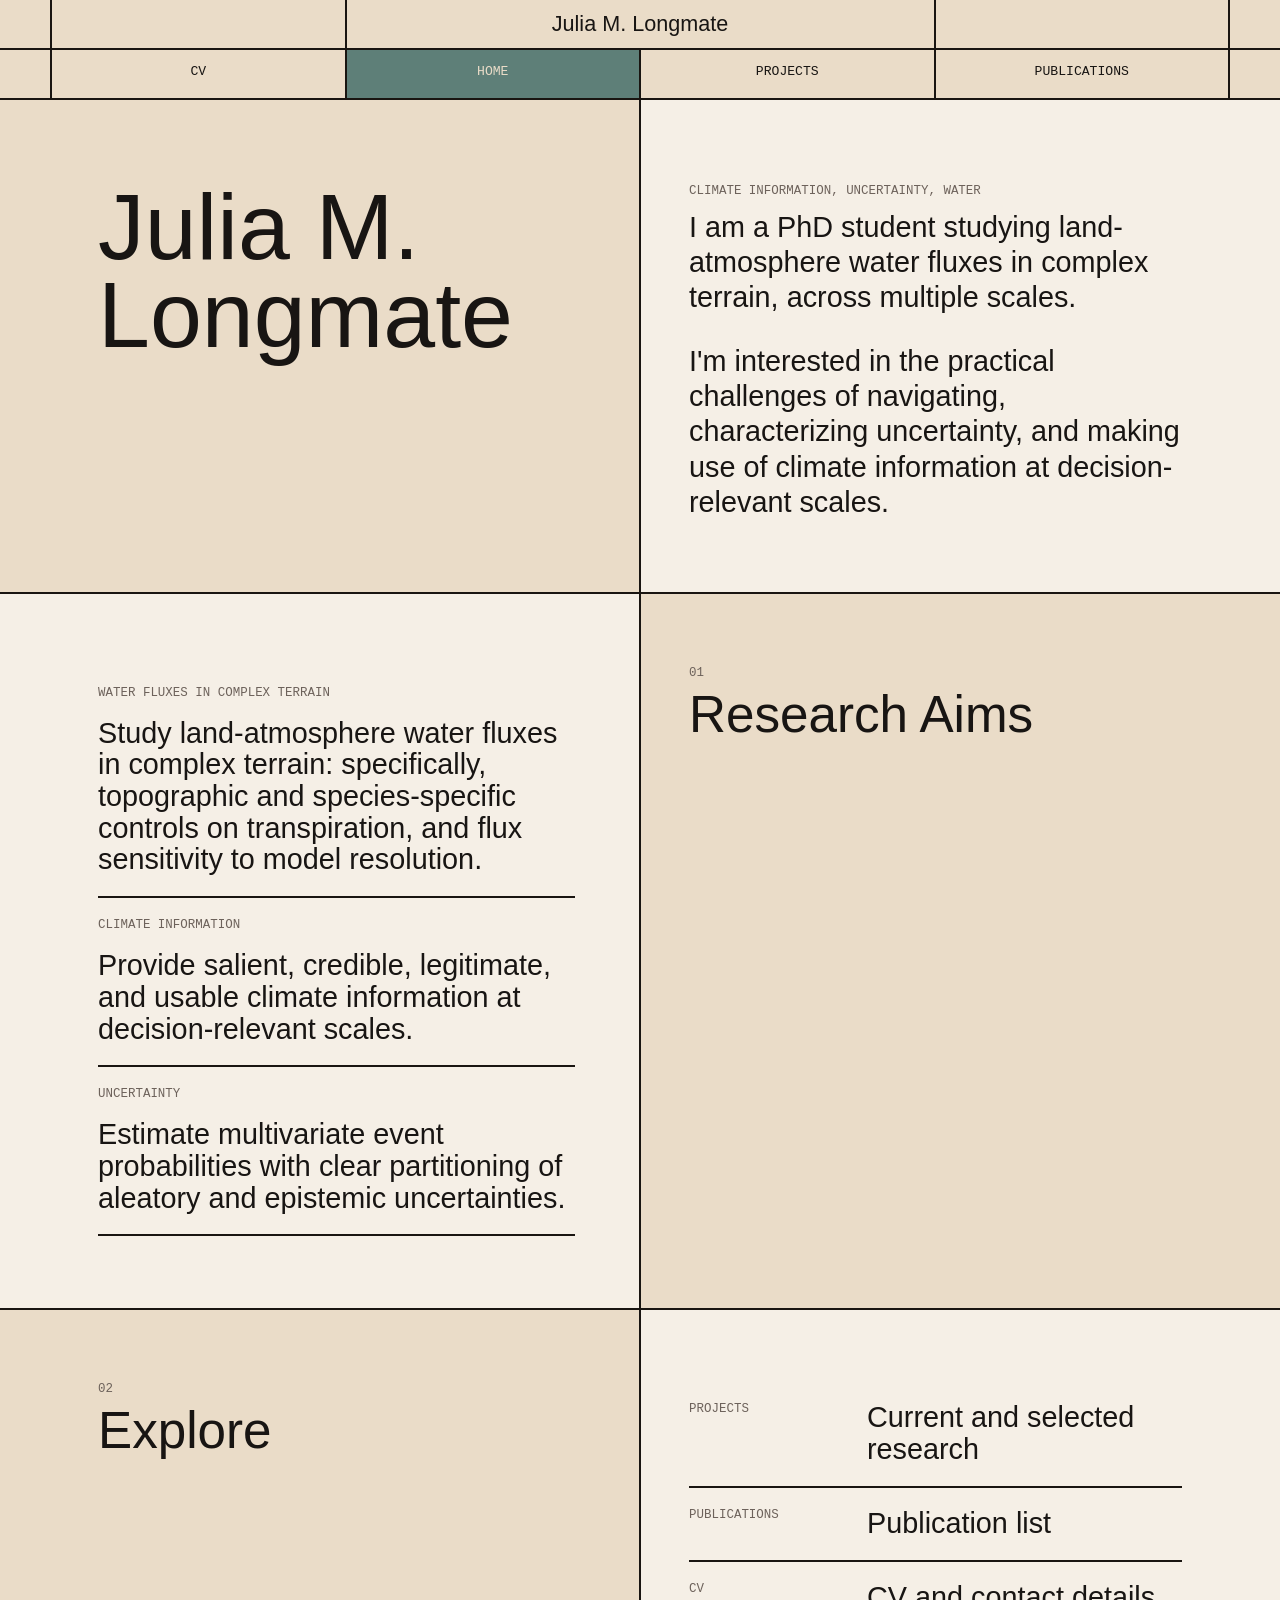
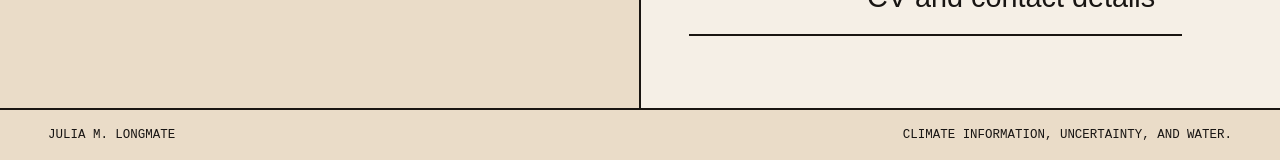
<file: index.html>
<!DOCTYPE html>
<html lang="en-US">
  <head>
    <meta charset="UTF-8">
    <meta name="viewport" content="width=device-width, initial-scale=1.0">
    <title>Julia M. Longmate</title>
    <link rel="stylesheet" href="styles.css">
  </head>
  <body>
    <header class="site-header">
      <div class="site-title-row">
        <div class="site-title-block" aria-hidden="true"></div>
        <a class="site-title" href="index.html">Julia M. Longmate</a>
        <div class="site-title-block" aria-hidden="true"></div>
      </div>
      <nav class="site-nav" aria-label="Primary navigation">
        <a class="nav-cv" href="cv.html">CV</a>
        <a class="nav-home" href="index.html" aria-current="page">Home</a>
        <a class="nav-projects" href="projects.html">Projects</a>
        <a class="nav-publications" href="publications.html">Publications</a>
      </nav>
    </header>

    <main>
      <section class="hero home-split home-hero section-block">
        <div class="home-title">
          <h1>Julia M. Longmate</h1>
        </div>
        <div class="home-divider" aria-hidden="true"></div>
        <div class="home-copy">
          <p class="eyebrow">Climate information, uncertainty, water</p>
          <div class="hero-copy">
            <p>
            I am a PhD student studying land-atmosphere water fluxes in complex terrain, across multiple scales. 
            </p>
            <p>
            I'm interested in the practical challenges of navigating, characterizing uncertainty, and making use of climate information at decision-relevant scales.
            </p>
          </div>
        </div>
      </section>

      <section class="home-split home-interests section-block" aria-labelledby="interests-heading">
        <div class="home-copy interest-grid">
          <article class="interest-card">
            <span>Water fluxes in Complex Terrain</span>
            <p>Study land-atmosphere water fluxes in complex terrain: specifically, topographic and species-specific controls on transpiration, and flux sensitivity to model resolution.</p>
          </article>
          <article class="interest-card">
            <span>Climate Information</span>
            <p>Provide salient, credible, legitimate, and usable climate information at decision-relevant scales.</p>
          </article>
          <article class="interest-card">
            <span>Uncertainty</span>
            <p>Estimate multivariate event probabilities with clear partitioning of aleatory and epistemic uncertainties.</p>
          </article>
        </div>
        <div class="home-divider" aria-hidden="true"></div>
        <div class="home-title">
          <p class="section-number">01</p>
          <h2 id="interests-heading">Research Aims</h2>
        </div>
      </section>

      <section class="home-split home-explore section-block" aria-labelledby="explore-heading">
        <div class="home-title">
          <p class="section-number">02</p>
          <h2 id="explore-heading">Explore</h2>
        </div>
        <div class="home-divider" aria-hidden="true"></div>
        <div class="home-copy feature-links">
          <a href="projects.html">
            <span>Projects</span>
            <strong>Current and selected research</strong>
          </a>
          <a href="publications.html">
            <span>Publications</span>
            <strong>Publication list</strong>
          </a>
          <a href="cv.html">
            <span>CV</span>
            <strong>CV and contact details</strong>
          </a>
        </div>
      </section>
    </main>

    <footer class="site-footer">
      <p>Julia M. Longmate</p>
      <p>Climate information, uncertainty, and water.</p>
    </footer>
  </body>
</html>
</file>
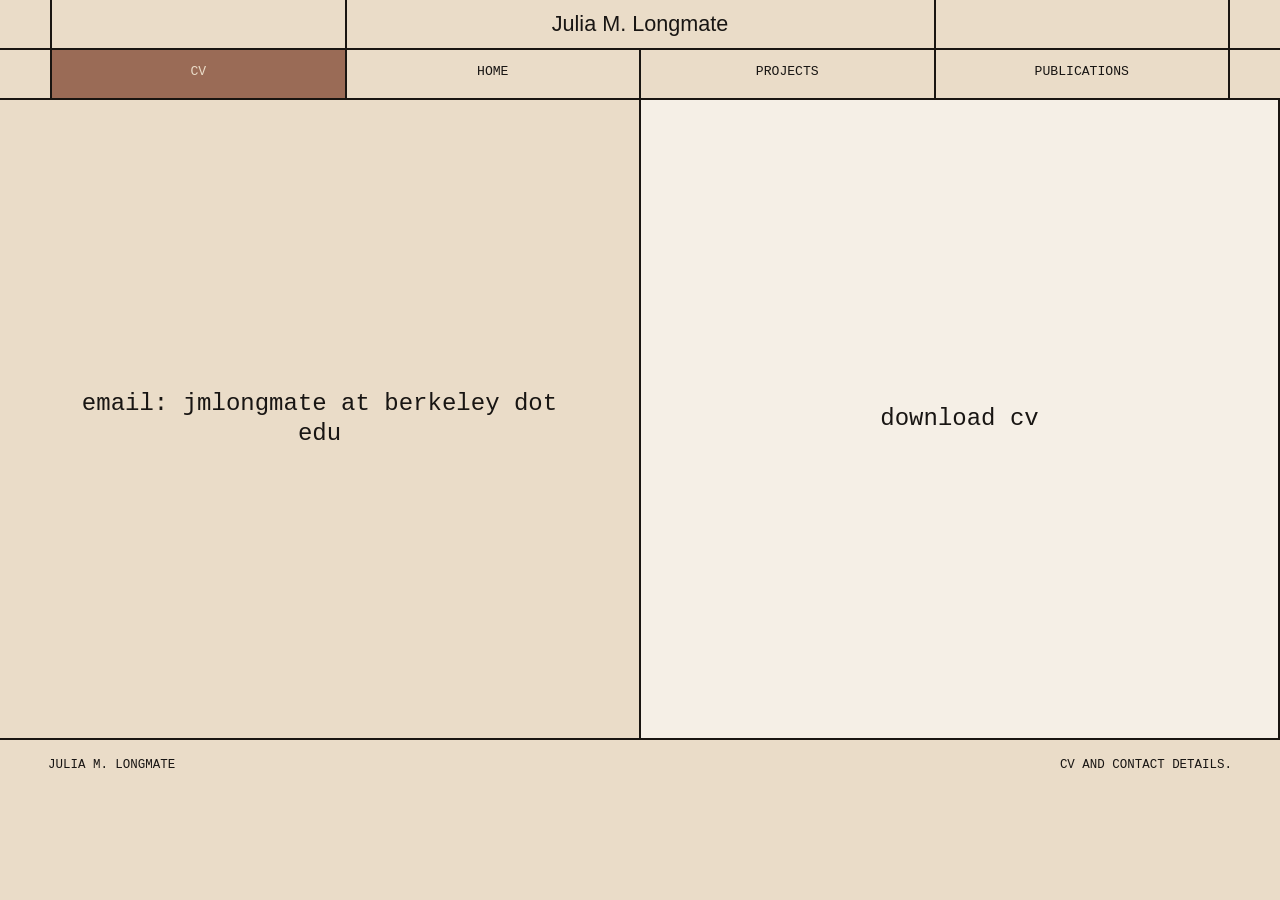
<file: cv.html>
<!DOCTYPE html>
<html lang="en-US">
  <head>
    <meta charset="UTF-8">
    <meta name="viewport" content="width=device-width, initial-scale=1.0">
    <title>CV | Julia M. Longmate</title>
    <link rel="stylesheet" href="styles.css">
  </head>
  <body>
    <header class="site-header">
      <div class="site-title-row">
        <div class="site-title-block" aria-hidden="true"></div>
        <a class="site-title" href="index.html">Julia M. Longmate</a>
        <div class="site-title-block" aria-hidden="true"></div>
      </div>
      <nav class="site-nav" aria-label="Primary navigation">
        <a class="nav-cv" href="cv.html" aria-current="page">CV</a>
        <a class="nav-home" href="index.html">Home</a>
        <a class="nav-projects" href="projects.html">Projects</a>
        <a class="nav-publications" href="publications.html">Publications</a>
      </nav>
    </header>

    <main>
      <section class="cv-grid section-block" aria-label="CV contact and download">
        <div class="cv-contact">
          <p>email: jmlongmate at berkeley dot edu</p>
        </div>
        <div class="cv-main-divider" aria-hidden="true"></div>
        <div class="cv-pdf-panel">
          <a class="cv-download" href="assets/JuliaLongmateCV.pdf" download>
            download cv
          </a>
        </div>
      </section>
    </main>

    <footer class="site-footer">
      <p>Julia M. Longmate</p>
      <p>CV and contact details.</p>
    </footer>
  </body>
</html>
</file>
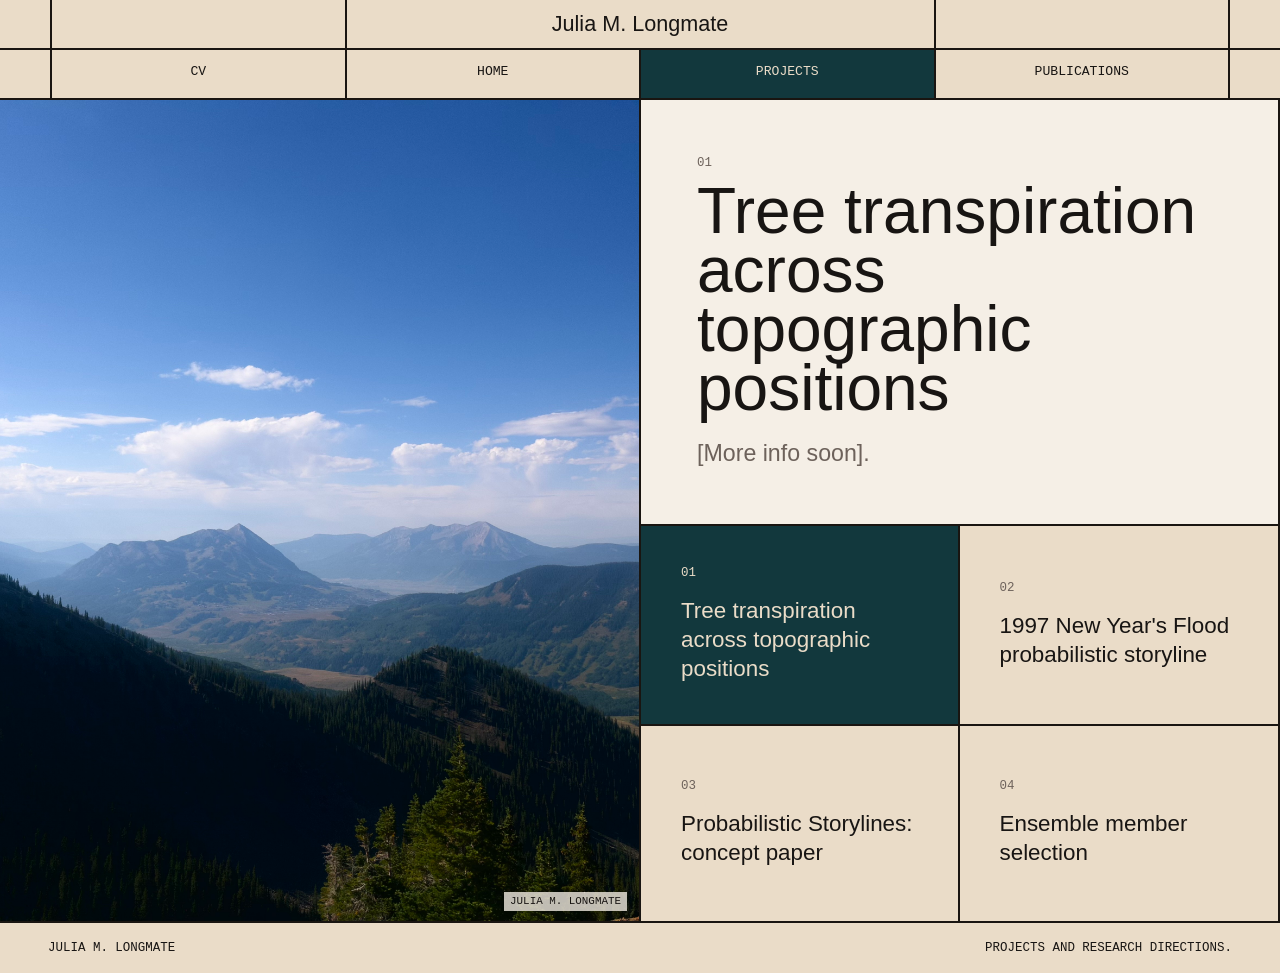
<file: projects.html>
<!DOCTYPE html>
<html lang="en-US">
  <head>
    <meta charset="UTF-8">
    <meta name="viewport" content="width=device-width, initial-scale=1.0">
    <title>Projects | Julia M. Longmate</title>
    <link rel="stylesheet" href="styles.css">
    <script src="script.js" defer></script>
  </head>
  <body>
    <header class="site-header">
      <div class="site-title-row">
        <div class="site-title-block" aria-hidden="true"></div>
        <a class="site-title" href="index.html">Julia M. Longmate</a>
        <div class="site-title-block" aria-hidden="true"></div>
      </div>
      <nav class="site-nav" aria-label="Primary navigation">
        <a class="nav-cv" href="cv.html">CV</a>
        <a class="nav-home" href="index.html">Home</a>
        <a class="nav-projects" href="projects.html" aria-current="page">Projects</a>
        <a class="nav-publications" href="publications.html">Publications</a>
      </nav>
    </header>

    <main>
      <section class="project-test-grid section-block" aria-labelledby="project-test-heading">
        <aside class="project-image-preview" aria-live="polite">
          <div
            class="project-test-image"
            data-grid-preview-image
            data-image-fit="cover"
            style="--project-image: url('assets/IMG_1591.jpeg');"
          >
            <span class="project-image-credit" data-grid-preview-credit>Julia M. Longmate</span>
          </div>
        </aside>
        <div class="project-main-divider" aria-hidden="true"></div>
        <div class="project-feature-right">
          <div class="project-feature-copy" aria-live="polite">
            <p class="section-number" data-grid-preview-code>01</p>
            <h2 id="project-test-heading" data-grid-preview-title>Tree transpiration across topographic positions</h2>
            <p data-grid-preview-description>
              [More info soon].
            </p>
          </div>
          <div class="project-test-right" aria-label="Project grid test details">
            <button
              class="project-test-panel is-active"
              type="button"
              data-grid-code="01"
              data-grid-title="Tree transpiration across topographic positions"
              data-grid-description="[More info soon]."
              data-grid-image="assets/IMG_1591.jpeg"
              data-grid-image-fit="cover"
              data-grid-credit="Julia M. Longmate"
            >
              <p class="eyebrow">01</p>
              <p>Tree transpiration across topographic positions</p>
            </button>
            <button
              class="project-test-panel"
              type="button"
              data-grid-code="02"
              data-grid-title="1997 New Year's Flood probabilistic storyline"
              data-grid-description="[More info soon]."
              data-grid-image="assets/DBK_Flood_Feather_River_9442-9_01_04_1997_square.jpg"
              data-grid-image-fit="cover"
              data-grid-credit="CA Department of Water Resources"
            >
              <p class="eyebrow">02</p>
              <p>1997 New Year's Flood probabilistic storyline</p>
            </button>
            <button
              class="project-test-panel"
              type="button"
              data-grid-code="03"
              data-grid-title="Probabilistic Storylines: concept paper"
              data-grid-description="[More info soon]."
              data-grid-image="assets/IMG_0820.jpeg"
              data-grid-image-fit="cover"
              data-grid-credit="Julia M. Longmate"
            >
              <p class="eyebrow">03</p>
              <p>Probabilistic Storylines: concept paper</p>
            </button>
            <button
              class="project-test-panel"
              type="button"
              data-grid-code="04"
              data-grid-title="Ensemble member selection"
              data-grid-description="[More info soon]."
              data-grid-image="assets/ensemble_members.png"
              data-grid-image-fit="contain"
              data-grid-credit="Julia M. Longmate"
            >
              <p class="eyebrow">04</p>
              <p>Ensemble member selection</p>
            </button>
          </div>
        </div>
      </section>

    </main>

    <footer class="site-footer">
      <p>Julia M. Longmate</p>
      <p>Projects and research directions.</p>
    </footer>
  </body>
</html>
</file>
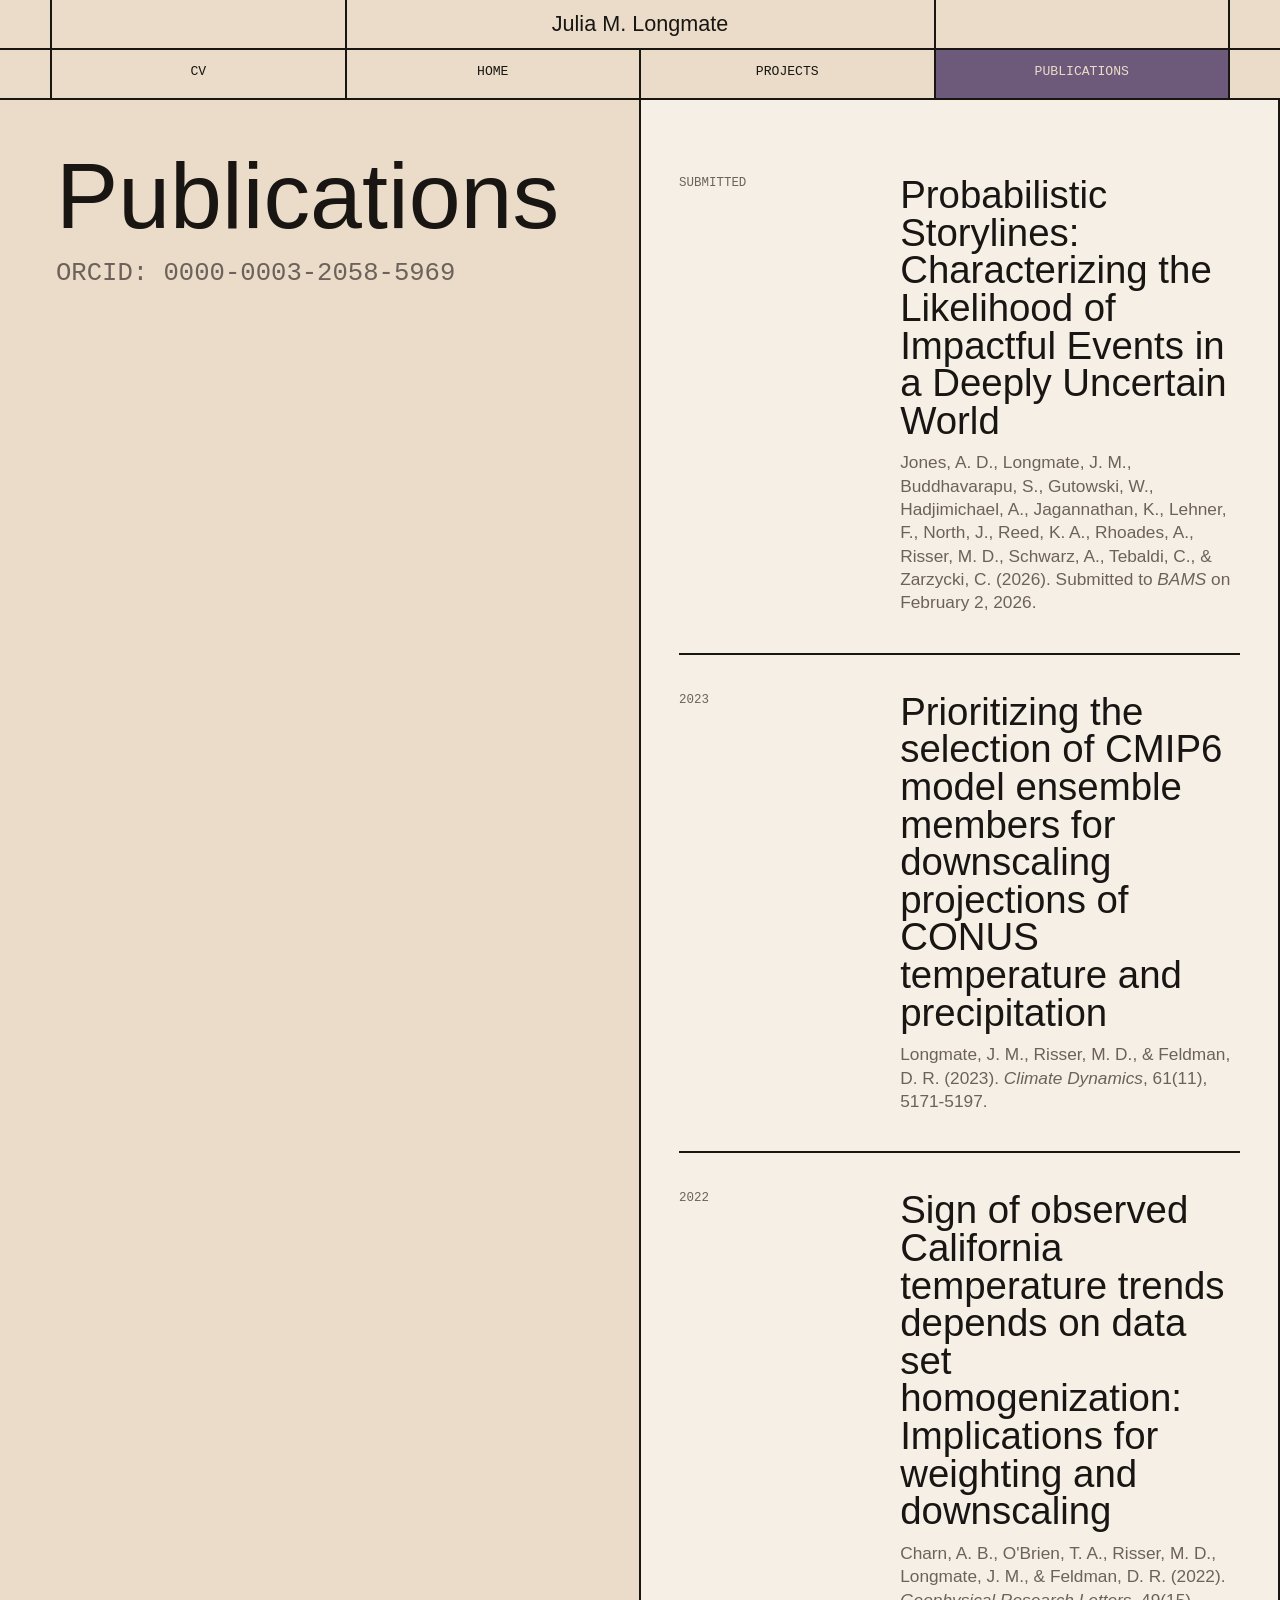
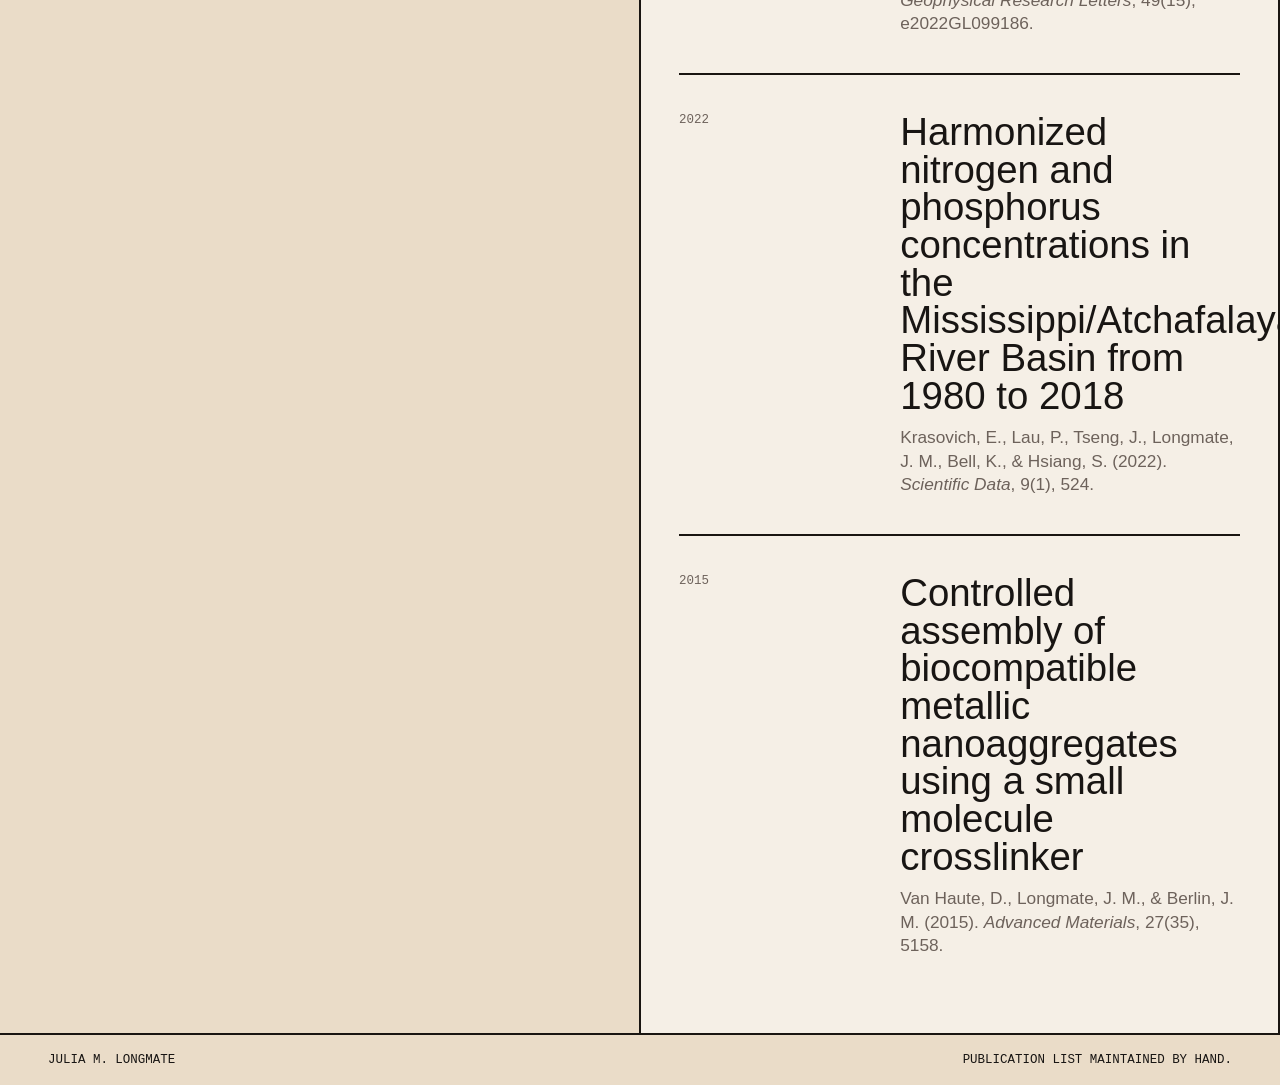
<file: publications.html>
<!DOCTYPE html>
<html lang="en-US">
  <head>
    <meta charset="UTF-8">
    <meta name="viewport" content="width=device-width, initial-scale=1.0">
    <title>Publications | Julia M. Longmate</title>
    <link rel="stylesheet" href="styles.css">
  </head>
  <body>
    <header class="site-header">
      <div class="site-title-row">
        <div class="site-title-block" aria-hidden="true"></div>
        <a class="site-title" href="index.html">Julia M. Longmate</a>
        <div class="site-title-block" aria-hidden="true"></div>
      </div>
      <nav class="site-nav" aria-label="Primary navigation">
        <a class="nav-cv" href="cv.html">CV</a>
        <a class="nav-home" href="index.html">Home</a>
        <a class="nav-projects" href="projects.html">Projects</a>
        <a class="nav-publications" href="publications.html" aria-current="page">Publications</a>
      </nav>
    </header>

    <main>
      <section class="publication-grid section-block" aria-labelledby="publications-heading">
        <div class="publication-heading">
          <h1 id="publications-heading">Publications</h1>
          <p class="publication-orcid">
            ORCID: 0000-0003-2058-5969
          </p>
        </div>
        <div class="publication-main-divider" aria-hidden="true"></div>
        <div class="publication-list" aria-label="Publication list">
          <article class="publication-item">
            <p class="publication-year">Submitted</p>
            <div>
              <h2>Probabilistic Storylines: Characterizing the Likelihood of Impactful Events in a Deeply Uncertain World</h2>
              <p class="publication-meta">Jones, A. D., Longmate, J. M., Buddhavarapu, S., Gutowski, W., Hadjimichael, A., Jagannathan, K., Lehner, F., North, J., Reed, K. A., Rhoades, A., Risser, M. D., Schwarz, A., Tebaldi, C., &amp; Zarzycki, C. (2026). Submitted to <em>BAMS</em> on February 2, 2026.</p>
            </div>
          </article>

          <article class="publication-item">
            <p class="publication-year">2023</p>
            <div>
              <h2>Prioritizing the selection of CMIP6 model ensemble members for downscaling projections of CONUS temperature and precipitation</h2>
              <p class="publication-meta">Longmate, J. M., Risser, M. D., &amp; Feldman, D. R. (2023). <em>Climate Dynamics</em>, 61(11), 5171-5197.</p>
            </div>
          </article>

          <article class="publication-item">
            <p class="publication-year">2022</p>
            <div>
              <h2>Sign of observed California temperature trends depends on data set homogenization: Implications for weighting and downscaling</h2>
              <p class="publication-meta">Charn, A. B., O'Brien, T. A., Risser, M. D., Longmate, J. M., &amp; Feldman, D. R. (2022). <em>Geophysical Research Letters</em>, 49(15), e2022GL099186.</p>
            </div>
          </article>

          <article class="publication-item">
            <p class="publication-year">2022</p>
            <div>
              <h2>Harmonized nitrogen and phosphorus concentrations in the Mississippi/Atchafalaya River Basin from 1980 to 2018</h2>
              <p class="publication-meta">Krasovich, E., Lau, P., Tseng, J., Longmate, J. M., Bell, K., &amp; Hsiang, S. (2022). <em>Scientific Data</em>, 9(1), 524.</p>
            </div>
          </article>

          <article class="publication-item">
            <p class="publication-year">2015</p>
            <div>
              <h2>Controlled assembly of biocompatible metallic nanoaggregates using a small molecule crosslinker</h2>
              <p class="publication-meta">Van Haute, D., Longmate, J. M., &amp; Berlin, J. M. (2015). <em>Advanced Materials</em>, 27(35), 5158.</p>
            </div>
          </article>
        </div>
      </section>
    </main>

    <footer class="site-footer">
      <p>Julia M. Longmate</p>
      <p>Publication list maintained by hand.</p>
    </footer>
  </body>
</html>
</file>
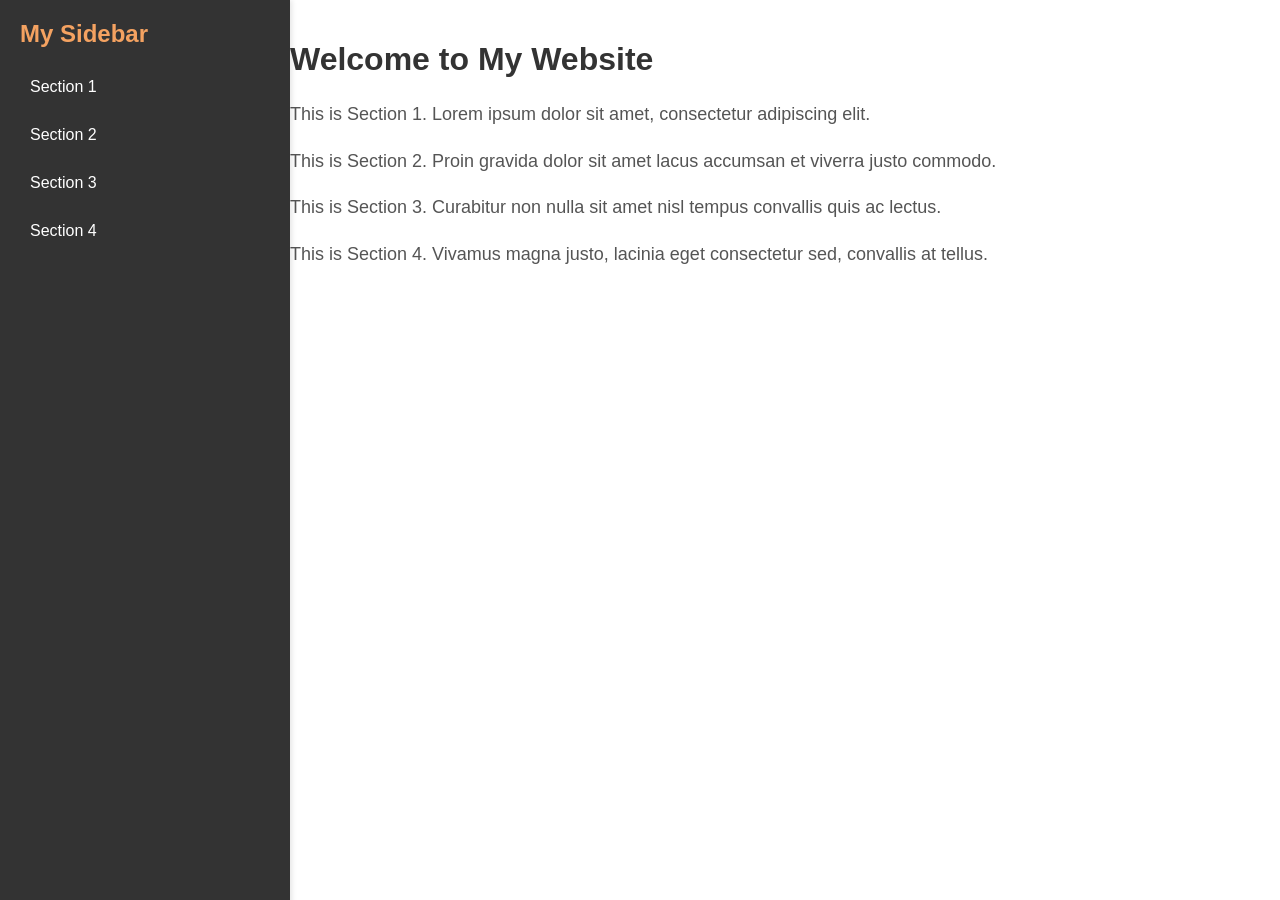
<file: sidebar_test.html>
<!DOCTYPE html>
<html lang="en">
<head>
    <meta charset="UTF-8">
    <meta name="viewport" content="width=device-width, initial-scale=1.0">
    <title>Website with Sidebar</title>
    <style>
        /* General Reset */
        body, html {
            margin: 0;
            padding: 0;
            font-family: Arial, sans-serif;
        }

        /* Sidebar Styling */
        .sidebar {
            position: fixed;
            top: 0;
            left: 0;
            width: 250px;
            height: 100%;
            background-color: #333;
            color: white;
            padding: 20px;
            box-shadow: 2px 0 5px rgba(0, 0, 0, 0.1);
        }

        .sidebar h2 {
            margin: 0 0 20px;
            font-size: 24px;
            color: #f4a261;
        }

        .sidebar a {
            display: block;
            color: white;
            text-decoration: none;
            margin: 10px 0;
            padding: 10px;
            border-radius: 5px;
            transition: background 0.3s;
        }

        .sidebar a:hover {
            background-color: #444;
        }

        /* Main Content Styling */
        .main-content {
            margin-left: 270px; /* Same as sidebar width + padding */
            padding: 20px;
        }

        .main-content h1 {
            font-size: 32px;
            color: #333;
        }

        .main-content p {
            font-size: 18px;
            line-height: 1.6;
            color: #555;
        }
    </style>
</head>
<body>
    <!-- Sidebar -->
    <div class="sidebar">
        <h2>My Sidebar</h2>
        <a href="#section1">Section 1</a>
        <a href="#section2">Section 2</a>
        <a href="#section3">Section 3</a>
        <a href="#section4">Section 4</a>
    </div>

    <!-- Main Content -->
    <div class="main-content">
        <h1>Welcome to My Website</h1>
        <p id="section1">This is Section 1. Lorem ipsum dolor sit amet, consectetur adipiscing elit.</p>
        <p id="section2">This is Section 2. Proin gravida dolor sit amet lacus accumsan et viverra justo commodo.</p>
        <p id="section3">This is Section 3. Curabitur non nulla sit amet nisl tempus convallis quis ac lectus.</p>
        <p id="section4">This is Section 4. Vivamus magna justo, lacinia eget consectetur sed, convallis at tellus.</p>
    </div>
</body>
</html>
</file>
<file: styles.css>
:root {
  --ink: #181513;
  --muted: #6d625b;
  --paper: #eadcc8;
  --cream: #dfe8d9;
  --cream-deep: #c9d8be;
  --white: #f5efe6;
  --rule: #191511;
  --accent: #415f5a;
  --max-width: 1180px;
}

* {
  box-sizing: border-box;
}

html {
  background: var(--paper);
  color: var(--ink);
  font-family: "Gill Sans", "Gill Sans MT", Calibri, Arial, sans-serif;
}

body {
  margin: 0;
  min-width: 320px;
  background: var(--paper);
  overflow-x: hidden;
}

a {
  color: inherit;
}

.site-header {
  background: var(--paper);
  border-bottom: 2px solid var(--rule);
}

.site-title-row {
  position: relative;
  display: grid;
  grid-template-columns: 1fr 2fr 1fr;
  max-width: var(--max-width);
  margin: 0 auto;
  border-left: 2px solid var(--rule);
  border-bottom: 2px solid var(--rule);
}

.site-title-row::after {
  content: "";
  position: absolute;
  right: -100vw;
  bottom: -2px;
  left: -100vw;
  border-bottom: 2px solid var(--rule);
  pointer-events: none;
}

.site-title-block,
.site-title {
  min-height: 48px;
  border-right: 2px solid var(--rule);
}

.site-title {
  display: flex;
  align-items: center;
  justify-content: center;
  padding: 12px 16px;
  color: var(--ink);
  font-size: clamp(1rem, 2vw, 1.35rem);
  font-weight: 500;
  letter-spacing: 0;
  line-height: 1;
  text-decoration: none;
}

.site-nav {
  display: grid;
  grid-template-columns: repeat(4, 1fr);
  max-width: var(--max-width);
  margin: 0 auto;
  border-left: 2px solid var(--rule);
}

.site-nav a {
  min-height: 48px;
  padding: 14px 16px 12px;
  border-right: 2px solid var(--rule);
  color: var(--ink);
  font-family: "Courier New", Courier, monospace;
  font-size: 0.82rem;
  letter-spacing: 0;
  text-align: center;
  text-decoration: none;
  text-transform: uppercase;
}

.site-nav a:hover,
.site-nav a:focus-visible {
  background: var(--ink);
  color: var(--paper);
}

.site-nav .nav-home[aria-current="page"] {
  background: #5e7f78;
  color: var(--paper);
}

.site-nav .nav-projects[aria-current="page"] {
  background: #12383d;
  color: var(--paper);
}

.site-nav .nav-publications[aria-current="page"] {
  background: #6d5a7a;
  color: var(--paper);
}

.site-nav .nav-cv[aria-current="page"] {
  background: #9a6b56;
  color: var(--paper);
}

.section-block {
  position: relative;
  padding: clamp(30px, 6vw, 72px) clamp(18px, 4vw, 48px);
  border-bottom: 2px solid var(--rule);
}

.section-block::after {
  content: "";
  position: absolute;
  right: -100vw;
  bottom: -2px;
  left: -100vw;
  border-bottom: 2px solid var(--rule);
  pointer-events: none;
}

.section-cream {
  background: var(--cream);
  box-shadow: 0 0 0 100vmax var(--cream);
  clip-path: inset(0 -100vmax);
}

.page-intro {
  min-height: min(360px, 48vh);
  display: flex;
  flex-direction: column;
  justify-content: flex-start;
  max-width: var(--max-width);
  margin: 0 auto;
}

.page-intro h1 {
  max-width: 920px;
  margin: 14px 0 0;
  font-size: clamp(2.0736rem, 7.776vw, 5.832rem);
  font-weight: 500;
  letter-spacing: 0;
  line-height: 0.86;
}

.page-intro p:not(.eyebrow) {
  max-width: 760px;
  margin: 24px 0 0;
  font-size: clamp(1.25rem, 3vw, 2.2rem);
  line-height: 1.16;
}

.eyebrow,
.section-number,
.publication-year {
  margin: 0;
  color: var(--muted);
  font-family: "Courier New", Courier, monospace;
  font-size: 0.78rem;
  letter-spacing: 0;
  text-transform: uppercase;
}

.home-split {
  position: relative;
  isolation: isolate;
  display: grid;
  grid-template-columns: minmax(0, 1fr) 2px minmax(0, 1fr);
  max-width: var(--max-width);
  margin: 0 auto;
}

.home-split > * {
  position: relative;
  z-index: 1;
}

.home-divider {
  grid-column: 2;
  grid-row: 1;
  align-self: stretch;
  margin-block: calc(-1 * clamp(30px, 6vw, 72px));
  background: var(--rule);
  z-index: 2;
}

.hero .home-divider {
  margin-top: calc(-1 * clamp(42px, 7vw, 84px));
}

.home-title {
  grid-column: 1;
}

.home-copy {
  grid-column: 3;
}

.home-hero::before {
  content: "";
  position: absolute;
  top: 0;
  right: -100vw;
  bottom: 0;
  left: 50%;
  z-index: -1;
  background: #f5efe6;
}

.home-interests::before,
.home-explore::before {
  content: "";
  position: absolute;
  top: 0;
  right: -100vw;
  bottom: 0;
  left: 50%;
  z-index: -1;
  background: #f5efe6;
}

.home-interests::before {
  right: 50%;
  left: -100vw;
}

.home-interests .home-copy {
  padding-right: clamp(32px, 5vw, 72px);
  padding-left: 0;
}

.home-interests .home-title {
  padding-right: 0;
  padding-left: clamp(20px, 4vw, 48px);
}

.home-interests {
  background-color: transparent;
}

.home-interests .home-copy {
  grid-column: 1;
}

.home-interests .home-title {
  grid-column: 3;
}

.hero.home-split {
  min-height: 300px;
  align-items: start;
}

.hero.section-block {
  padding-top: clamp(42px, 7vw, 84px);
}

.home-title h1 {
  margin: 0;
  max-width: 12ch;
  font-size: clamp(2.0736rem, 7.776vw, 5.832rem);
  font-weight: 500;
  letter-spacing: 0;
  line-height: 0.94;
}

.hero-copy {
  max-width: 620px;
  margin: 12px 0 0;
  font-size: clamp(1.18rem, 2.4vw, 1.8rem);
  line-height: 1.22;
}

.hero-copy p {
  margin: 0 0 1em;
}

.hero-copy p:last-child {
  margin-bottom: 0;
}

.home-title {
  padding-right: clamp(32px, 5vw, 72px);
}

.home-copy {
  min-width: 0;
  padding-left: clamp(20px, 4vw, 48px);
}

.split-section {
  display: grid;
  grid-template-columns: minmax(190px, 0.7fr) minmax(0, 1.5fr);
  gap: clamp(24px, 5vw, 80px);
  max-width: var(--max-width);
  margin: 0 auto;
}

h2 {
  margin: 10px 0 0;
  font-size: clamp(1.65rem, 4vw, 3.25rem);
  font-weight: 500;
  letter-spacing: 0;
  line-height: 0.98;
}

.text-column p,
.publication-note p {
  margin: 0 0 18px;
  color: var(--ink);
  font-size: clamp(1.06rem, 2vw, 1.35rem);
  line-height: 1.35;
}

.text-column p:last-child,
.publication-note p:last-child {
  margin-bottom: 0;
}

.interest-grid {
  display: grid;
  grid-template-columns: 1fr;
  margin: 0;
}

.interest-card {
  min-height: 0;
  padding: 20px 0;
  border-bottom: 2px solid var(--rule);
}

.interest-card span,
.feature-links span {
  display: block;
  margin-bottom: 18px;
  color: var(--muted);
  font-family: "Courier New", Courier, monospace;
  font-size: 0.78rem;
  letter-spacing: 0;
  text-transform: uppercase;
}

.interest-card p {
  margin: 0;
  font-size: clamp(1.2rem, 2.5vw, 1.8rem);
  line-height: 1.1;
}

.feature-links {
  display: grid;
}

.feature-links a {
  display: grid;
  grid-template-columns: 160px minmax(0, 1fr);
  gap: 18px;
  padding: 20px 0;
  border-bottom: 2px solid var(--rule);
  text-decoration: none;
}

.feature-links a:hover strong,
.feature-links a:focus-visible strong {
  color: var(--accent);
}

.feature-links strong {
  font-size: clamp(1.2rem, 2.5vw, 1.8rem);
  font-weight: 500;
  line-height: 1.1;
}

.project-test-grid {
  display: grid;
  grid-template-columns: minmax(0, 1fr) 2px minmax(0, 1fr);
  gap: 0;
  min-height: min(760px, calc(100vh - 98px));
  padding: 0;
}

.project-test-panel {
  min-height: 180px;
  padding: clamp(22px, 4vw, 40px);
}

button.project-test-panel {
  border: 0;
  border-radius: 0;
  background: transparent;
  color: var(--ink);
  cursor: pointer;
  font: inherit;
  text-align: left;
}

button.project-test-panel:hover,
button.project-test-panel:focus-visible,
button.project-test-panel.is-active {
  background: #12383d;
  color: var(--paper);
}

button.project-test-panel:hover .eyebrow,
button.project-test-panel:focus-visible .eyebrow,
button.project-test-panel.is-active .eyebrow {
  color: var(--paper);
}

.project-image-preview {
  grid-column: 1;
  min-width: 0;
}

.project-main-divider {
  grid-column: 2;
  grid-row: 1;
  background: var(--rule);
}

.project-feature-right {
  grid-column: 3;
}

.project-test-image {
  position: relative;
  width: 100%;
  height: 100%;
  min-height: 100%;
  background-color: #f5efe6;
  background-image: var(--project-image);
  background-position: center;
  background-repeat: no-repeat;
  background-size: cover;
}

.project-test-image[data-image-fit="contain"] {
  background-size: contain;
}

.project-image-credit {
  position: absolute;
  right: 12px;
  bottom: 10px;
  padding: 4px 6px;
  background: rgba(245, 239, 230, 0.78);
  color: var(--ink);
  font-family: "Courier New", Courier, monospace;
  font-size: 0.68rem;
  letter-spacing: 0;
  line-height: 1;
  text-transform: uppercase;
}

.project-feature-right {
  display: grid;
  grid-template-rows: minmax(0, 1fr) auto;
  min-width: 0;
}

.project-feature-copy {
  display: flex;
  flex-direction: column;
  justify-content: flex-start;
  min-height: 360px;
  padding: clamp(28px, 5vw, 56px);
  border-right: 2px solid var(--rule);
  border-bottom: 2px solid var(--rule);
  background: #f5efe6;
}

.project-feature-copy h2 {
  max-width: 780px;
  margin: 12px 0 0;
  font-size: clamp(2.1rem, 5vw, 5.2rem);
  font-weight: 500;
  letter-spacing: 0;
  line-height: 0.92;
}

.project-feature-copy p:last-child {
  max-width: 680px;
  margin: 20px 0 0;
  color: var(--muted);
  font-size: clamp(1.08rem, 2vw, 1.45rem);
  line-height: 1.32;
}

.project-test-right {
  display: grid;
  grid-template-columns: repeat(2, minmax(0, 1fr));
  grid-template-rows: repeat(2, minmax(150px, 1fr));
  border-right: 2px solid var(--rule);
}

.project-test-right .project-test-panel:nth-child(odd) {
  border-right: 2px solid var(--rule);
}

.project-test-right .project-test-panel:nth-child(n + 3) {
  border-top: 2px solid var(--rule);
}

.project-test-panel p:last-child {
  margin: 16px 0 0;
  font-size: clamp(1.1rem, 2vw, 1.4rem);
  line-height: 1.3;
}

.publication-grid {
  display: grid;
  grid-template-columns: minmax(0, 1fr) 2px minmax(0, 1fr);
  gap: 0;
  min-height: min(640px, calc(100vh - 98px));
  padding: 0;
}

.publication-heading {
  display: flex;
  flex-direction: column;
  justify-content: flex-start;
  min-width: 0;
  padding: clamp(28px, 5vw, 56px);
}

.publication-heading h1 {
  margin: 0;
  font-size: clamp(2.0736rem, 7.776vw, 5.832rem);
  font-weight: 500;
  letter-spacing: 0;
  line-height: 0.86;
}

.publication-orcid {
  margin: 22px 0 0;
  color: var(--muted);
  font-family: "Courier New", Courier, monospace;
  font-size: clamp(1.12rem, 2.2vw, 1.6rem);
  letter-spacing: 0;
  line-height: 1.25;
  text-transform: uppercase;
}

.publication-main-divider {
  grid-column: 2;
  grid-row: 1;
  background: var(--rule);
}

.publication-list {
  display: grid;
  align-content: start;
  min-width: 0;
  padding: clamp(22px, 4vw, 38px);
  background: #f5efe6;
  border-right: 2px solid var(--rule);
}

.publication-item,
.publication-note {
  display: grid;
  grid-template-columns: 170px minmax(0, 1fr);
  gap: clamp(20px, 4vw, 56px);
  padding: clamp(22px, 4vw, 38px) 0;
}

.publication-item + .publication-item,
.publication-note {
  border-top: 2px solid var(--rule);
}

.publication-item h2,
.publication-note h2 {
  margin-top: 0;
  font-size: clamp(1.45rem, 3vw, 2.4rem);
}

.publication-meta {
  margin: 12px 0 0;
  color: var(--muted);
  font-size: 1.08rem;
  line-height: 1.35;
}

.publication-links {
  display: flex;
  flex-wrap: wrap;
  gap: 10px;
  margin-top: 18px;
}

.publication-links a,
.publication-links span {
  padding: 8px 10px;
  border: 1px solid var(--rule);
  color: var(--ink);
  font-family: "Courier New", Courier, monospace;
  font-size: 0.74rem;
  text-decoration: none;
  text-transform: uppercase;
}

.publication-links span {
  color: var(--muted);
}

.cv-grid {
  display: grid;
  grid-template-columns: minmax(0, 1fr) 2px minmax(0, 1fr);
  gap: 0;
  min-height: min(640px, calc(100vh - 98px));
  padding: 0;
}

.cv-contact,
.cv-pdf-panel {
  display: flex;
  flex-direction: column;
  align-items: center;
  justify-content: center;
  min-width: 0;
  padding: clamp(28px, 5vw, 56px);
  text-align: center;
}

.cv-contact p,
.cv-download {
  margin: 0;
  color: var(--ink);
  font-family: "Courier New", Courier, monospace;
  font-size: clamp(1rem, 2.4vw, 1.5rem);
  font-weight: 500;
  letter-spacing: 0;
  line-height: 1.25;
  text-decoration: none;
  text-transform: lowercase;
}

.cv-download:hover,
.cv-download:focus-visible {
  text-decoration: underline;
  text-underline-offset: 0.2em;
}

.cv-main-divider {
  grid-column: 2;
  grid-row: 1;
  background: var(--rule);
}

.cv-pdf-panel {
  grid-column: 3;
  background: #f5efe6;
  border-right: 2px solid var(--rule);
}

code {
  padding: 2px 5px;
  background: rgba(18, 16, 13, 0.08);
  font-family: "Courier New", Courier, monospace;
  font-size: 0.92em;
}

.site-footer {
  display: flex;
  justify-content: space-between;
  gap: 20px;
  padding: 18px clamp(18px, 4vw, 48px);
  background: var(--paper);
  color: var(--ink);
  font-family: "Courier New", Courier, monospace;
  font-size: 0.78rem;
  text-transform: uppercase;
}

.site-footer p {
  margin: 0;
}

@media (max-width: 780px) {
  .site-nav {
    grid-template-columns: repeat(2, 1fr);
    border-top: 0;
  }

  .site-nav a:nth-child(-n + 2) {
    border-bottom: 2px solid var(--rule);
  }

  .site-title-row {
    grid-template-columns: 1fr 3fr 1fr;
  }

  .site-title-block,
  .site-title {
    min-height: 48px;
  }

  .page-intro {
    min-height: 460px;
  }

  .hero.home-split {
    min-height: 260px;
  }

  .home-split,
  .split-section,
  .project-test-grid,
  .publication-grid,
  .cv-grid,
  .publication-item,
  .publication-note {
    grid-template-columns: 1fr;
  }

  .home-split {
    background-image: none;
  }

  .home-hero::before,
  .home-interests::before,
  .home-explore::before {
    display: none;
  }

  .home-divider {
    display: none;
  }

  .home-title,
  .home-copy,
  .home-interests .home-title,
  .home-interests .home-copy {
    grid-column: 1;
  }

  .home-interests .home-title {
    order: -1;
    padding-left: 0;
  }

  .home-interests .home-copy {
    padding-right: 0;
  }

  .home-title {
    padding-right: 0;
  }

  .home-copy {
    margin-top: 24px;
    padding-left: 0;
  }

  .home-hero .home-copy,
  .home-interests .home-copy,
  .home-explore .home-copy {
    margin-right: calc(-1 * clamp(18px, 4vw, 48px));
    margin-left: calc(-1 * clamp(18px, 4vw, 48px));
    padding: 24px clamp(18px, 4vw, 48px);
    background: #f5efe6;
  }

  .interest-grid {
    grid-template-columns: 1fr;
  }

  .project-test-grid {
    min-height: 0;
  }

  .project-main-divider {
    display: none;
  }

  .publication-main-divider {
    display: none;
  }

  .publication-heading,
  .publication-list {
    grid-column: 1;
  }

  .publication-heading {
    min-height: 320px;
  }

  .publication-list {
    border-top: 2px solid var(--rule);
    border-right: 0;
  }

  .cv-main-divider {
    display: none;
  }

  .cv-contact,
  .cv-pdf-panel {
    grid-column: 1;
  }

  .cv-contact {
    min-height: 320px;
  }

  .cv-pdf-panel {
    border-top: 2px solid var(--rule);
    border-right: 0;
  }

  .project-image-preview,
  .project-feature-right {
    grid-column: 1;
  }

  .project-image-preview {
    border-right: 0;
    border-bottom: 2px solid var(--rule);
  }

  .project-test-image {
    min-height: 340px;
  }

  .project-feature-copy {
    min-height: 320px;
    border-right: 0;
  }

  .project-test-right {
    grid-template-columns: 1fr;
    grid-template-rows: none;
    border-right: 0;
  }

  .project-test-right .project-test-panel:nth-child(odd) {
    border-right: 0;
  }

  .project-test-right .project-test-panel:nth-child(n + 2) {
    border-top: 2px solid var(--rule);
  }

  .feature-links a {
    grid-template-columns: 1fr;
    gap: 4px;
  }
}

@media (max-width: 460px) {
  .site-title {
    font-size: 1.28rem;
  }

  .site-nav a {
    padding-inline: 10px;
    font-size: 0.74rem;
  }

  .hero h1,
  .page-intro h1 {
    font-size: 2.44rem;
  }

  .site-footer {
    display: block;
  }

  .site-footer p + p {
    margin-top: 8px;
  }
}
</file>
